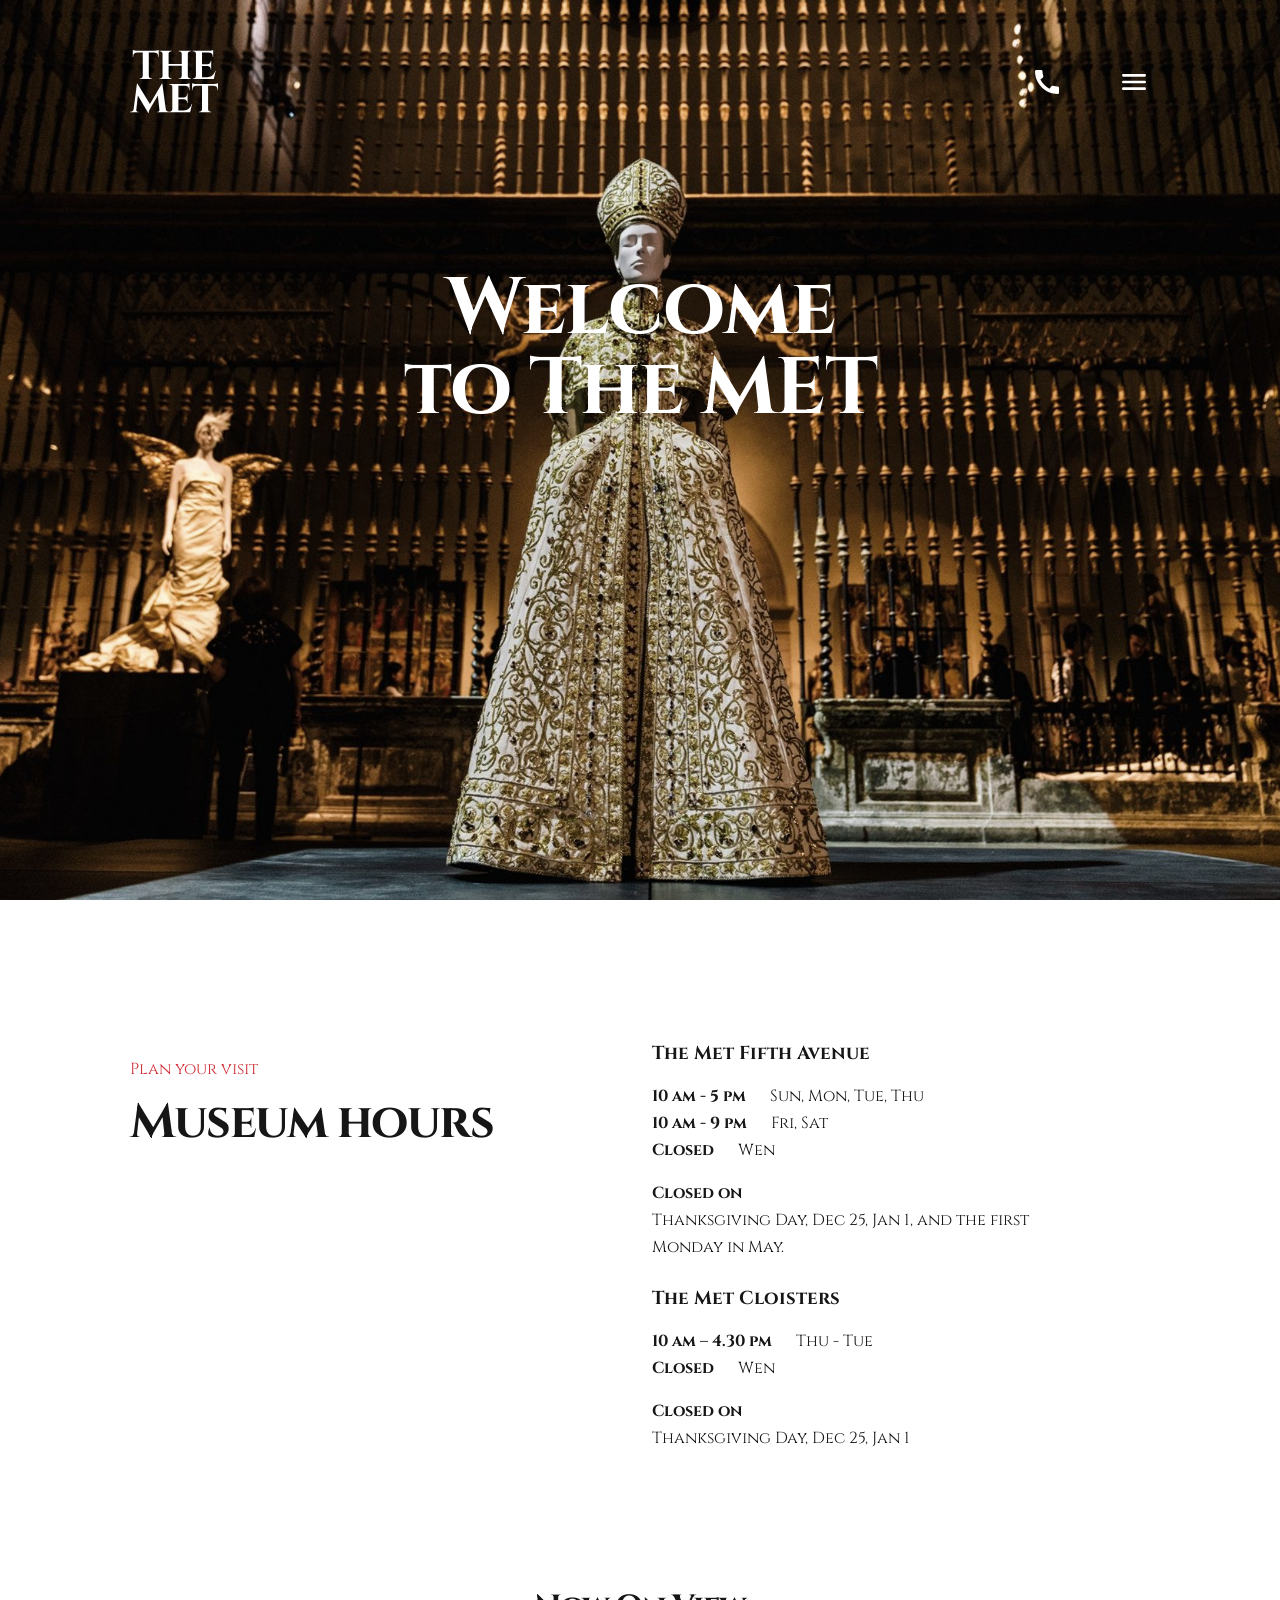
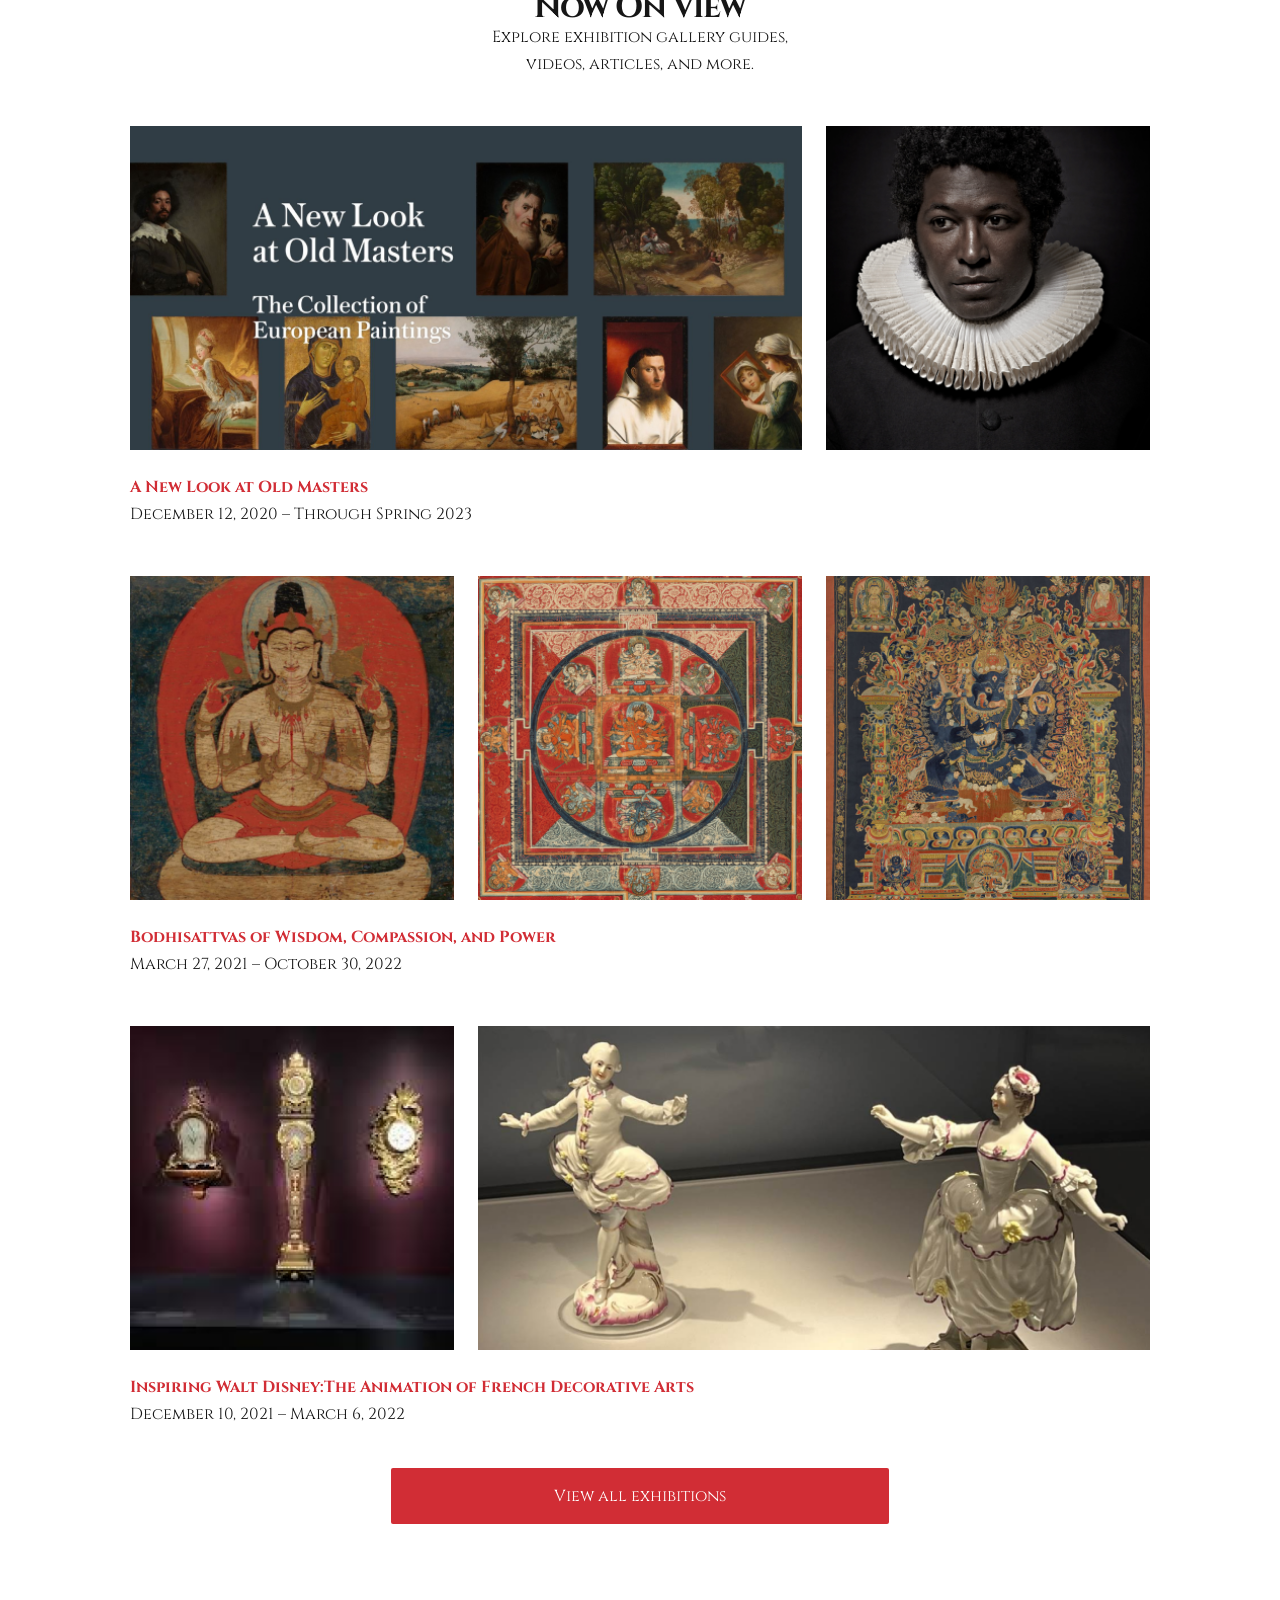
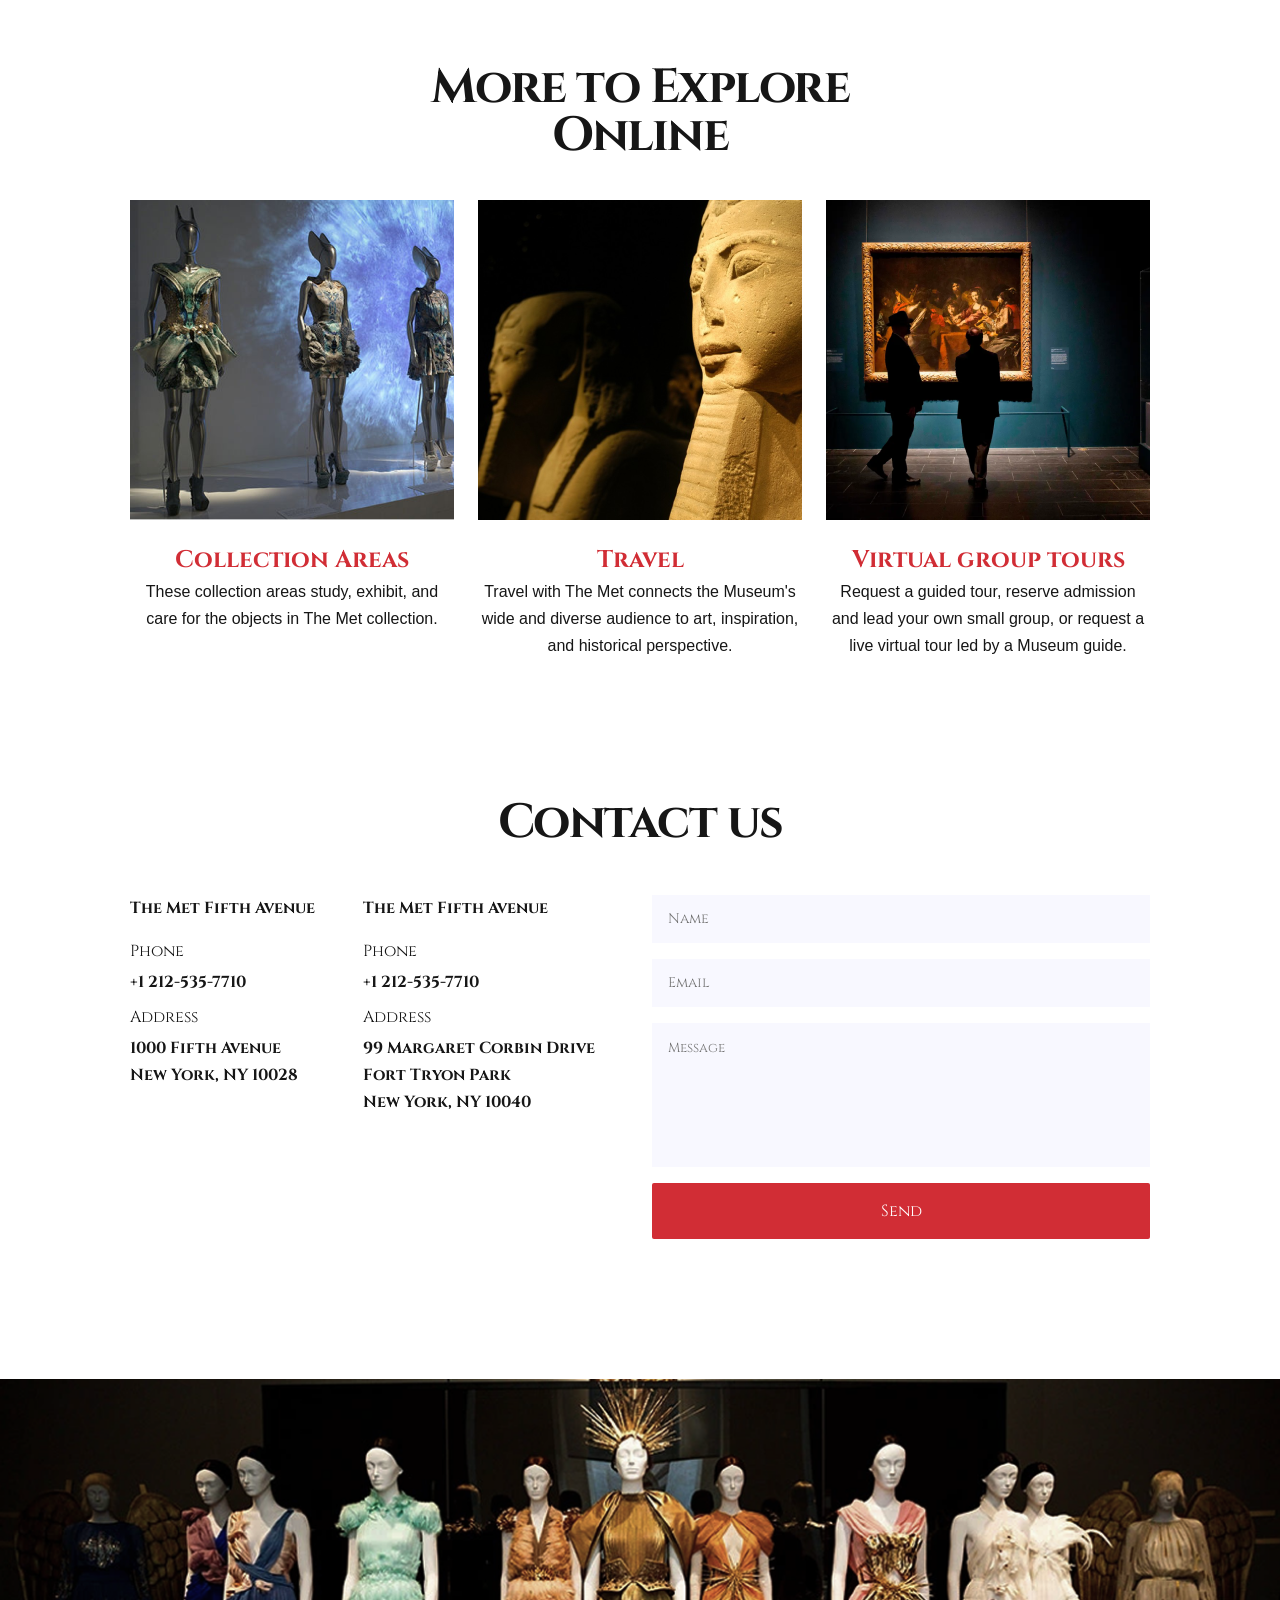
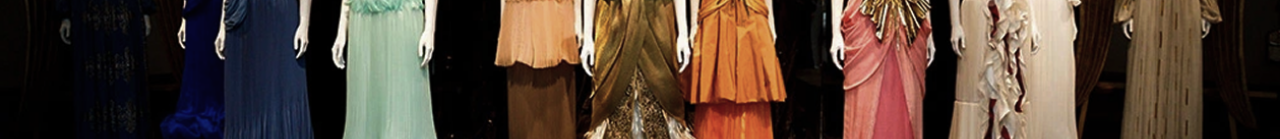
<file: index.html>
<!doctype html><html lang="en" class="page"><head><meta charset="utf-8"><meta name="viewport" content="width=device-width, initial-scale=1.0"><title>THE MET</title><link rel="icon" href="THE%20MET.5a4cd48a.svg"><link rel="stylesheet" href="index.6e78c782.css"><script src="index.cabb280d.js" defer></script></head><body class="page__body">  <header class="header"> <div class="container"> <div class="header__content"> <div class="top-bar"> <a href="#" class="top-bar__logo-link"> <img class="header__logo" src="THE%20MET.5a4cd48a.svg" alt="The Met"> </a> <div class="top-bar__icons"> <div class="phone"> <a href="tel:+12125357710" class="icon icon--phone" tabindex="0"></a> <div class="phone__popup"> <div class="phone__item"> <a href="tel:+12125357710" class="phone__number"> THE MET FIFTHAVENUE <br> +1 212-535-7710 </a> </div> <div class="phone__item"> <a href="tel:+12129233700" class="phone__number"> THE MET CLOISTERS <br> +1 212-923-3700 </a> </div> </div> </div> <a href="#menu" class="icon icon--menu"></a> </div> </div> <div class="header__mid"> <h1 class="header__title"> Welcome <br> to The MET </h1> </div> </div> </div> </header> <aside class="menu page__menu" id="menu"> <div class="container"> <div class="menu__top top-bar"> <a href="#" class="top-bar__logo-link"> <img class="header__logo" src="THE%20MET.5a4cd48a.svg" alt="The Met"> </a> <a href="#" class="icon icon--close"></a> </div> <div class="menu__bottom"> <nav class="menu__nav nav"> <ul class="nav__list"> <li class="nav__item"> <a class="nav__link" href="#"> Home </a> </li> <li class="nav__item"> <a class="nav__link" href="#about-us"> about us </a> </li> <li class="nav__item"> <a class="nav__link" href="#now-on-view"> now on view </a> </li> <li class="nav__item"> <a class="nav__link" href="#explore"> explore online </a> </li> <li class="nav__item"> <a class="nav__link" href="#contacts"> contacts </a> </li> </ul> </nav> <div class="menu__contacts"> <div class="menu__contact"> <div class="menu__contact-title">The Met Fifth Avenue</div> <a href="tel:+1 212-535-7710" class="menu__contact-number"> +1 212-535-7710 </a> </div> <div class="menu__contact"> <div class="menu__contact-title">The Met Cloisters</div> <a href="tel:+1 212-923-3700" class="menu__contact-number"> +1 212-923-3700 </a> </div> </div> <a href="tel:+1 212-923-3700" class="menu__call-to-order"> Call to order </a> </div> </div> </aside>  <main class="main"> <div class="container"> <div class="main__content"> <section class="working-hours" id="about-us"> <div class="working-hours__header"> <p class="working-hours__overline">Plan your visit</p> <h2 class="section-title section-title--align--left"> Museum hours </h2> </div> <div class="working-hours__list"> <article class="location"> <h3 class="location__title">The Met Fifth Avenue</h3> <ul class="location__schedule"> <li class="location__row"> <span class="location__time">10 am - 5 pm</span> <span class="location__days">Sun, Mon, Tue, Thu</span> </li> <li class="location__row"> <span class="location__time">10 am - 9 pm</span> <span class="location__days">Fri, Sat</span> </li> <li class="location__row"> <span class="location__time">Closed</span> <span class="location__days">Wen</span> </li> </ul> <div class="location__schedule location__schedule--vertical"> <div class="location__time">Closed on</div> <div class="location__days"> Thanksgiving Day, Dec 25, Jan 1, and the first Monday in May. </div> </div> </article> <article class="location"> <h3 class="location__title">The Met Cloisters</h3> <ul class="location__schedule"> <li class="location__row"> <span class="location__time">10 am – 4.30 pm</span> <span class="location__days">Thu - Tue</span> </li> <li class="location__row"> <span class="location__time">Closed</span> <span class="location__days">Wen</span> </li> </ul> <div class="location__schedule location__schedule--vertical"> <div class="location__time">Closed on</div> <div class="location__days"> Thanksgiving Day, Dec 25, Jan 1 </div> </div> </article> </div> </section> <section class="now-on-view" id="now-on-view"> <div class="now-on-view__list"> <div class="now-on-view__titles"> <h2 class="now-on-view__title">Now On View</h2> <p class="now-on-view__subtitle"> Explore exhibition gallery guides, videos, articles, and more. </p> </div> <article class="on-view__item"> <div class="on-view__photos"> <a href="#" class="on-view__link on-view__link--wide"> <img src="on-view-section11.28dbdc51.png" alt="on-view-photo1" class="on-view__photo"> </a> <a href="#" class="on-view__link on-view__link--square"> <img src="on-view-section12.c0f77cbb.png" alt="on-view-photo2" class="on-view__photo"> </a> </div> <div class="on-view__content"> <h3 class="on-view__title">A New Look at Old Masters</h3> <p class="on-view__description"> December 12, 2020 – Through Spring 2023 </p> </div> </article> <article class="on-view__item"> <div class="on-view__photos"> <a href="#" class="on-view__link on-view__link--square on-view__link--square--two"> <img src="on-view-section21.e5be1941.png" alt="on-view-photo1" class="on-view__photo"> </a> <a href="#" class="on-view__link on-view__link--square on-view__link--square--two"> <img src="on-view-section22.7f2638a9.png" alt="on-view-photo2" class="on-view__photo"> </a> <a href="#" class="on-view__link on-view__link--square on-view__link--square--hidden"> <img src="on-view-section23.563ec5c4.png" alt="on-view-photo2" class="on-view__photo"> </a> </div> <div class="on-view__content"> <h3 class="on-view__title"> Bodhisattvas of Wisdom, Compassion, and Power </h3> <p class="on-view__description"> March 27, 2021 – October 30, 2022 </p> </div> </article> <article class="on-view__item"> <div class="on-view__photos"> <a href="#" class="on-view__link on-view__link--square"> <img src="on-view-section31.5ce2bc67.png" alt="on-view-photo1" class="on-view__photo"> </a> <a href="#" class="on-view__link on-view__link--wide"> <img src="on-view-section32.e794b2f4.png" alt="on-view-photo2" class="on-view__photo"> </a> </div> <div class="on-view__content"> <h3 class="on-view__title"> Inspiring Walt Disney:The Animation of French Decorative Arts </h3> <p class="on-view__description"> December 10, 2021 – March 6, 2022 </p> </div> </article> </div> <div class="now-on-view__actions"> <button class="button button--primary" type="button"> View all exhibitions </button> </div> </section> <section class="explore" id="explore"> <h2 class="section-title"> More to Explore <br> Online </h2> <div class="explore__list"> <article class="explore__card item"> <img src="explore-1.cd2a63e3.png" alt="explore-1" class="item__photo"> <h3 class="item__title">Collection Areas</h3> <p class="item__description"> These collection areas study, exhibit, and care for the objects in The Met collection. </p> </article> <article class="explore__card item"> <img src="explore-2.ebb713ac.png" alt="explore-2" class="item__photo"> <h3 class="item__title">Travel</h3> <p class="item__description"> Travel with The Met connects the Museum's wide and diverse audience to art, inspiration, and historical perspective. </p> </article> <article class="explore__card item"> <img src="explore-3.733cd62c.png" alt="explore-3" class="item__photo"> <h3 class="item__title">Virtual group tours</h3> <p class="item__description"> Request a guided tour, reserve admission and lead your own small group, or request a live virtual tour led by a Museum guide. </p> </article> </div> </section> <section class="contacts" id="contacts"> <h2 class="contacts__title section-title section-title--diff--margin"> Contact us </h2> <div class="contacts__list"> <div class="contacts__group"> <article class="location-contact"> <h3 class="location-contact__title">The Met Fifth Avenue</h3> <ul class="location-contact__info"> <li class="location-contact__phone-number"> <div class="location-contact__label">Phone</div> <a href="tel:+1 212-535-7710" class="location-contact__number"> +1 212-535-7710 </a> </li> <li class="location-contact__adress"> <div class="location-contact__label">Address</div> <address class="location-contact__description"> <a href="https://www.google.com/maps/place/40%C2%B046'44.6%22N+73%C2%B057'45.4%22W" class="location-contact__link" target="_blank"> 1000 Fifth Avenue <br> New York, NY 10028 </a> </address> </li> </ul> </article> <article class="location-contact"> <h3 class="location-contact__title">The Met Fifth Avenue</h3> <ul class="location-contact__info"> <li class="location-contact__phone-number"> <div class="location-contact__label">Phone</div> <a href="tel:+1 212-535-7710" class="location-contact__number"> +1 212-535-7710 </a> </li> <li class="location-contact__adress"> <div class="location-contact__label">Address</div> <address class="location-contact__description"> <a href="https://www.google.com/maps/place/40%C2%B051'53.2%22N+73%C2%B055'53.7%22W" class="location-contact__link" target="_blank"> 99 Margaret Corbin Drive <br> Fort Tryon Park <br> New York, NY 10040 </a> </address> </li> </ul> </article> </div> <form class="contacts__form" method="post" action="#" onsubmit="this.reset(); return false;"> <div class="contacts__field"> <label for="name" class="contacts__label"></label> <input id="name" type="text" name="name" placeholder="Name" pattern="\w+" class="contacts__input" required> </div> <div class="contacts__field"> <label for="email" class="contacts__label"></label> <input id="email" type="email" name="email" placeholder="Email" class="contacts__input" required> </div> <div class="contacts__field contacts__field--message"> <label for="message" class="contacts__label"></label> <textarea id="message" name="message" placeholder="Message" class="contacts__textarea"></textarea> </div> <button class="button" type="submit"> Send </button> </form> </div> </section> </div> </div> </main> <footer class="footer"></footer> </body></html>
</file>
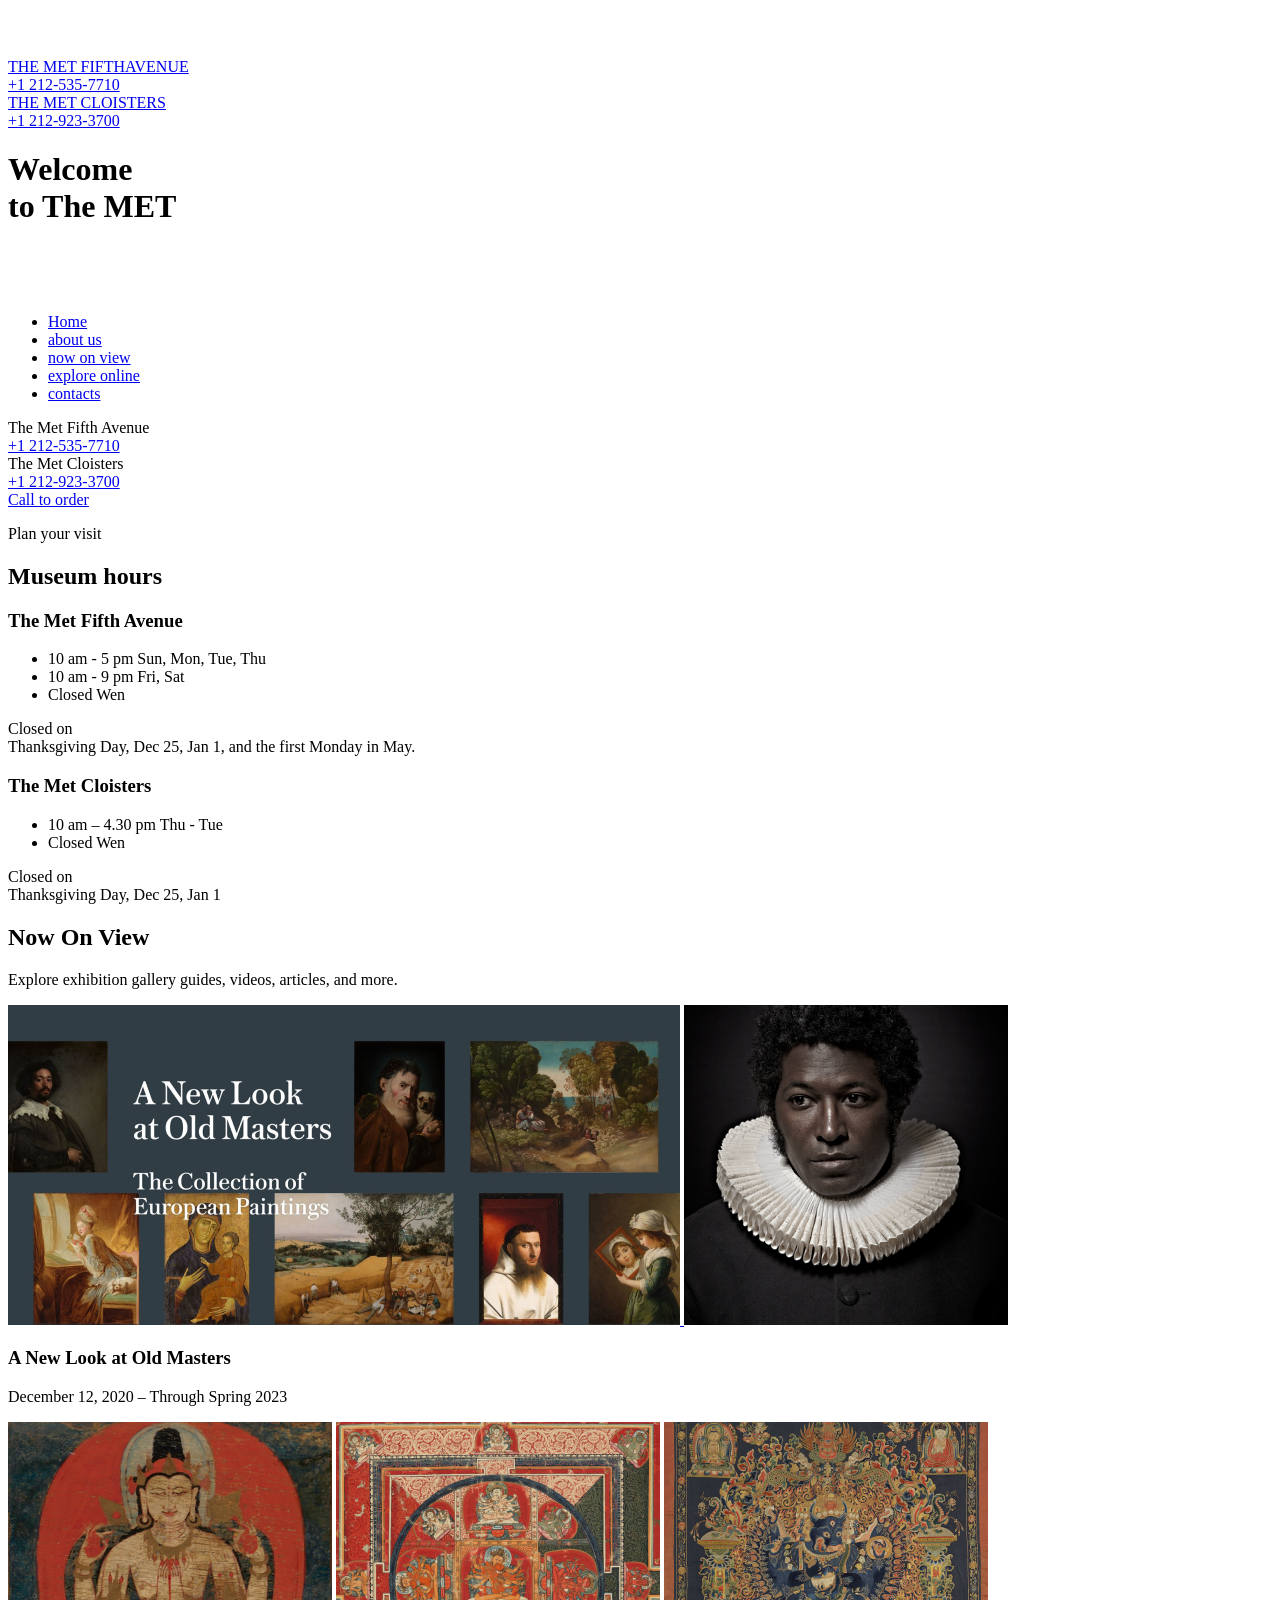
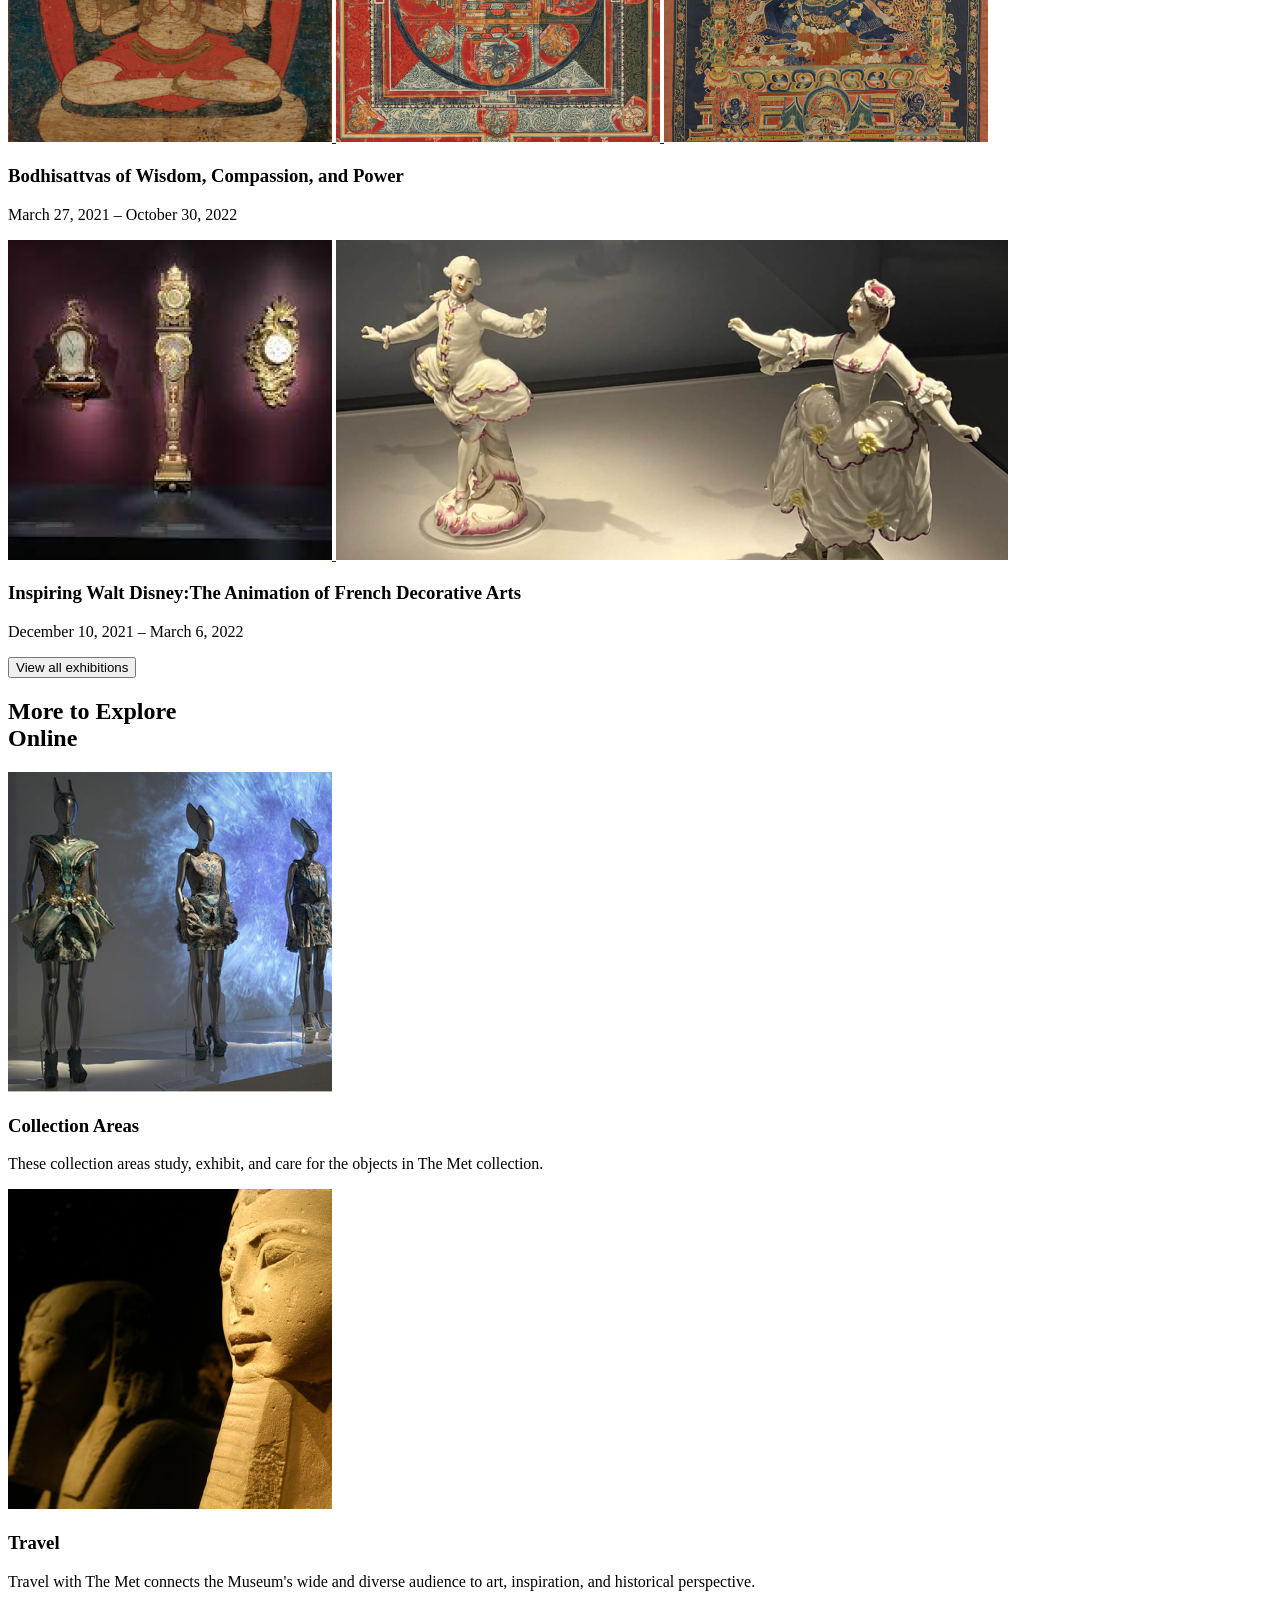
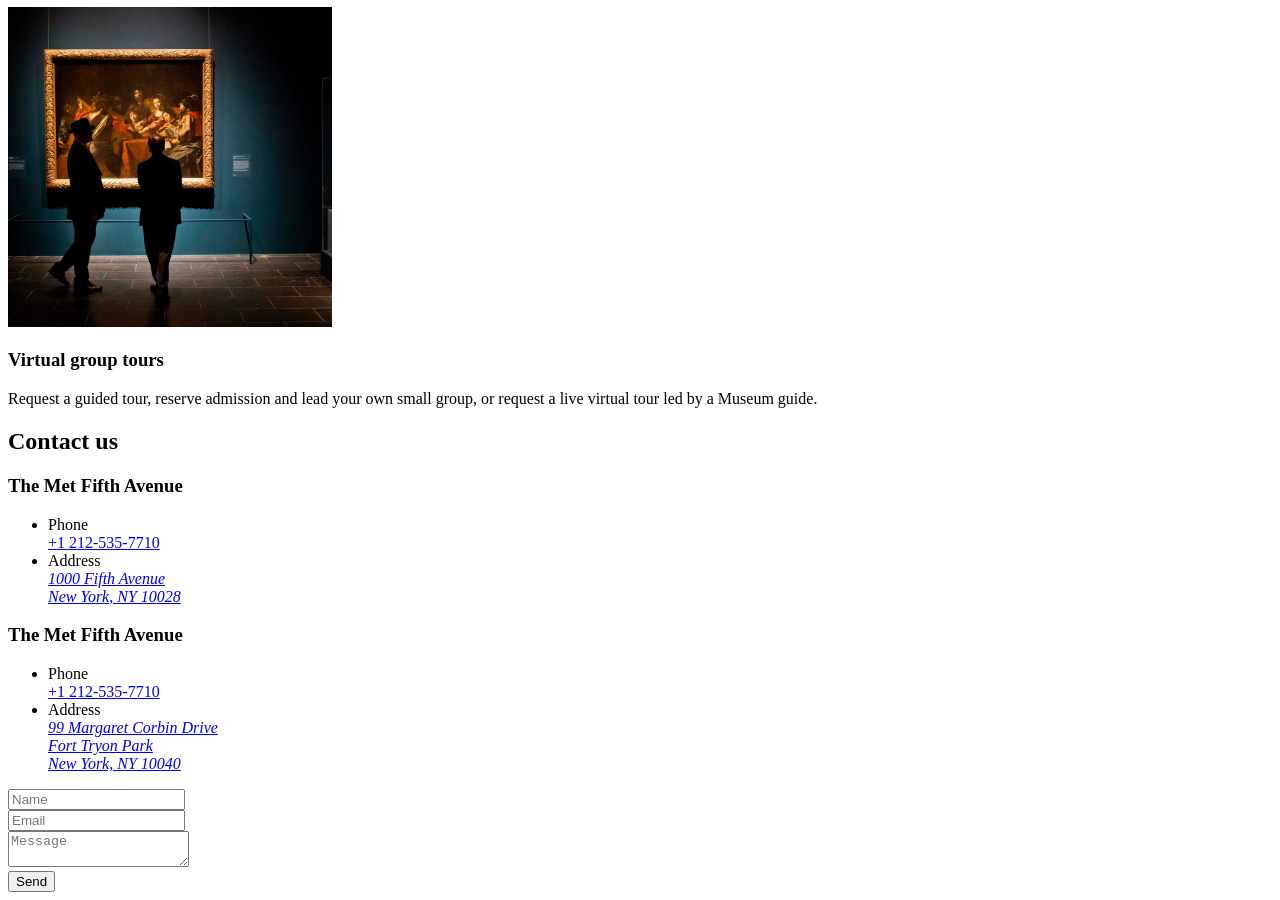
<file: src/index.html>
<!-- #region Html-->
<!doctype html>
<html
  lang="en"
  class="page"
>
  <head>
    <meta charset="UTF-8" />
    <meta
      name="viewport"
      content="width=device-width, initial-scale=1.0"
    />
    <title>THE MET</title>
    <link
      rel="icon"
      href="./images/THE MET.svg"
    />
    <link
      rel="stylesheet"
      href="./styles/style.scss"
    />
    <script
      src="scripts/main.js"
      defer
    ></script>
  </head>

  <!-- #endregion -->

  <body class="page__body">
    <!-- #region header + menu -->
    <header class="header">
      <div class="container">
        <div class="header__content">
          <div class="top-bar">
            <a
              href="#"
              class="top-bar__logo-link"
            >
              <img
                class="header__logo"
                src="/src/images/THE MET.svg"
                alt="The Met"
              />
            </a>
            <div class="top-bar__icons">
              <div class="phone">
                <a
                  href="tel:+12125357710"
                  class="icon icon--phone"
                  tabindex="0"
                ></a>
                <div class="phone__popup">
                  <div class="phone__item">
                    <a
                      href="tel:+12125357710"
                      class="phone__number"
                    >
                      THE MET FIFTHAVENUE
                      <br>
                      +1 212-535-7710
                    </a>
                  </div>
                  <div class="phone__item">
                    <a
                      href="tel:+12129233700"
                      class="phone__number"
                    >
                      THE MET CLOISTERS
                      <br>
                      +1 212-923-3700
                    </a>
                  </div>
                </div>
              </div>

              <a
                href="#menu"
                class="icon icon--menu"
              ></a>
            </div>
          </div>
          <div class="header__mid">
            <h1 class="header__title">
              Welcome
              <br />
              to The MET
            </h1>
          </div>
        </div>
      </div>
    </header>

    <aside
      class="page__menu menu"
      id="menu"
    >
      <div class="container">
        <div class="top-bar menu__top">
          <a
            href="#"
            class="top-bar__logo-link"
          >
            <img
              class="header__logo"
              src="/src/images/THE MET.svg"
              alt="The Met"
            />
          </a>
          <a
            href="#"
            class="icon icon--close"
          ></a>
        </div>
        <div class="menu__bottom">
          <nav class="nav menu__nav">
            <ul class="nav__list">
              <li class="nav__item">
                <a
                  class="nav__link"
                  href="#"
                >
                  Home
                </a>
              </li>
              <li class="nav__item">
                <a
                  class="nav__link"
                  href="#about-us"
                >
                  about us
                </a>
              </li>
              <li class="nav__item">
                <a
                  class="nav__link"
                  href="#now-on-view"
                >
                  now on view
                </a>
              </li>
              <li class="nav__item">
                <a
                  class="nav__link"
                  href="#explore"
                >
                  explore online
                </a>
              </li>
              <li class="nav__item">
                <a
                  class="nav__link"
                  href="#contacts"
                >
                  contacts
                </a>
              </li>
            </ul>
          </nav>
          <div class="menu__contacts">
            <div class="menu__contact">
              <div class="menu__contact-title">The Met Fifth Avenue</div>
              <a
                href="tel:+1 212-535-7710"
                class="menu__contact-number"
              >
                +1 212-535-7710
              </a>
            </div>
            <div class="menu__contact">
              <div class="menu__contact-title">The Met Cloisters</div>
              <a
                href="tel:+1 212-923-3700"
                class="menu__contact-number"
              >
                +1 212-923-3700
              </a>
            </div>
          </div>
          <a
            href="tel:+1 212-923-3700"
            class="menu__call-to-order"
          >
            Call to order
          </a>
        </div>
      </div>
    </aside>

    <!-- #endregion header + menu -->

    <main class="main">
      <div class="container">
        <div class="main__content">
          <section
            class="working-hours"
            id="about-us"
          >
            <div class="working-hours__header">
              <p class="working-hours__overline">Plan your visit</p>
              <h2 class="section-title section-title--align--left">
                Museum hours
              </h2>
            </div>

            <div class="working-hours__list">
              <article class="location">
                <h3 class="location__title">The Met Fifth Avenue</h3>
                <ul class="location__schedule">
                  <li class="location__row">
                    <span class="location__time">10 am - 5 pm</span>
                    <span class="location__days">Sun, Mon, Tue, Thu</span>
                  </li>

                  <li class="location__row">
                    <span class="location__time">10 am - 9 pm</span>
                    <span class="location__days">Fri, Sat</span>
                  </li>

                  <li class="location__row">
                    <span class="location__time">Closed</span>
                    <span class="location__days">Wen</span>
                  </li>
                </ul>
                <div class="location__schedule location__schedule--vertical">
                  <div class="location__time">Closed on</div>
                  <div class="location__days">
                    Thanksgiving Day, Dec 25, Jan 1, and the first Monday in
                    May.
                  </div>
                </div>
              </article>

              <article class="location">
                <h3 class="location__title">The Met Cloisters</h3>
                <ul class="location__schedule">
                  <li class="location__row">
                    <span class="location__time">10 am – 4.30 pm</span>
                    <span class="location__days">Thu - Tue</span>
                  </li>
                  <li class="location__row">
                    <span class="location__time">Closed</span>
                    <span class="location__days">Wen</span>
                  </li>
                </ul>
                <div class="location__schedule location__schedule--vertical">
                  <div class="location__time">Closed on</div>
                  <div class="location__days">
                    Thanksgiving Day, Dec 25, Jan 1
                  </div>
                </div>
              </article>
            </div>
          </section>

          <section
            class="now-on-view"
            id="now-on-view"
          >
            <div class="now-on-view__list">
              <div class="now-on-view__titles">
                <h2 class="now-on-view__title">Now On View</h2>
                <p class="now-on-view__subtitle">
                  Explore exhibition gallery guides, videos, articles, and more.
                </p>
              </div>
              <article class="on-view__item">
                <div class="on-view__photos">
                  <a
                    href="#"
                    class="on-view__link on-view__link--wide"
                  >
                    <img
                      src="./images/on-view/on-view-section11.png"
                      alt="on-view-photo1"
                      class="on-view__photo"
                    />
                  </a>
                  <a
                    href="#"
                    class="on-view__link on-view__link--square"
                  >
                    <img
                      src="./images/on-view/on-view-section12.png"
                      alt="on-view-photo2"
                      class="on-view__photo"
                    />
                  </a>
                </div>

                <div class="on-view__content">
                  <h3 class="on-view__title">A New Look at Old Masters</h3>
                  <p class="on-view__description">
                    December 12, 2020 – Through Spring 2023
                  </p>
                </div>
              </article>

              <article class="on-view__item">
                <div class="on-view__photos">
                  <a
                    href="#"
                    class="on-view__link on-view__link--square on-view__link--square--two"
                  >
                    <img
                      src="./images/on-view/on-view-section21.png"
                      alt="on-view-photo1"
                      class="on-view__photo"
                    />
                  </a>
                  <a
                    href="#"
                    class="on-view__link on-view__link--square on-view__link--square--two"
                  >
                    <img
                      src="./images/on-view/on-view-section22.png"
                      alt="on-view-photo2"
                      class="on-view__photo"
                    />
                  </a>
                  <a
                    href="#"
                    class="on-view__link on-view__link--square on-view__link--square--hidden"
                  >
                    <img
                      src="./images/on-view/on-view-section23.png"
                      alt="on-view-photo2"
                      class="on-view__photo"
                    />
                  </a>
                </div>

                <div class="on-view__content">
                  <h3 class="on-view__title">
                    Bodhisattvas of Wisdom, Compassion, and Power
                  </h3>
                  <p class="on-view__description">
                    March 27, 2021 – October 30, 2022
                  </p>
                </div>
              </article>

              <article class="on-view__item">
                <div class="on-view__photos">
                  <a
                    href="#"
                    class="on-view__link on-view__link--square"
                  >
                    <img
                      src="./images/on-view/on-view-section31.png"
                      alt="on-view-photo1"
                      class="on-view__photo"
                    />
                  </a>
                  <a
                    href="#"
                    class="on-view__link on-view__link--wide"
                  >
                    <img
                      src="./images/on-view/on-view-section32.png"
                      alt="on-view-photo2"
                      class="on-view__photo"
                    />
                  </a>
                </div>

                <div class="on-view__content">
                  <h3 class="on-view__title">
                    Inspiring Walt Disney:The Animation of French Decorative
                    Arts
                  </h3>
                  <p class="on-view__description">
                    December 10, 2021 – March 6, 2022
                  </p>
                </div>
              </article>
            </div>

            <div class="now-on-view__actions">
              <button
                class="button button--primary"
                type="button"
              >
                View all exhibitions
              </button>
            </div>
          </section>

          <section
            class="explore"
            id="explore"
          >
            <h2 class="section-title">
              More to Explore
              <br />
              Online
            </h2>
            <div class="explore__list">
              <article class="item explore__card">
                <img
                  src="./images/explore/explore-1.png"
                  alt="explore-1"
                  class="item__photo"
                />
                <h3 class="item__title">Collection Areas</h3>
                <p class="item__description">
                  These collection areas study, exhibit, and care for the
                  objects in The Met collection.
                </p>
              </article>

              <article class="item explore__card">
                <img
                  src="./images/explore/explore-2.png"
                  alt="explore-2"
                  class="item__photo"
                />
                <h3 class="item__title">Travel</h3>
                <p class="item__description">
                  Travel with The Met connects the Museum's wide and diverse
                  audience to art, inspiration, and historical perspective.
                </p>
              </article>

              <article class="item explore__card">
                <img
                  src="./images/explore/explore-3.png"
                  alt="explore-3"
                  class="item__photo"
                />
                <h3 class="item__title">Virtual group tours</h3>
                <p class="item__description">
                  Request a guided tour, reserve admission and lead your own
                  small group, or request a live virtual tour led by a Museum
                  guide.
                </p>
              </article>
            </div>
          </section>

          <section
            class="contacts"
            id="contacts"
          >
            <h2
              class="contacts__title section-title section-title--diff--margin"
            >
              Contact us
            </h2>

            <div class="contacts__list">
              <div class="contacts__group">
                <article class="location-contact">
                  <h3 class="location-contact__title">The Met Fifth Avenue</h3>
                  <ul class="location-contact__info">
                    <li class="location-contact__phone-number">
                      <div class="location-contact__label">Phone</div>
                      <a
                        href="tel:+1 212-535-7710"
                        class="location-contact__number"
                      >
                        +1 212-535-7710
                      </a>
                    </li>
                    <li class="location-contact__adress">
                      <div class="location-contact__label">Address</div>
                      <address class="location-contact__description">
                        <a
                          href="https://www.google.com/maps/place/40%C2%B046'44.6%22N+73%C2%B057'45.4%22W"
                          class="location-contact__link"
                          target="_blank"
                        >
                          1000 Fifth Avenue
                          <br />
                          New York, NY 10028
                        </a>
                      </address>
                    </li>
                  </ul>
                </article>
                <article class="location-contact">
                  <h3 class="location-contact__title">The Met Fifth Avenue</h3>
                  <ul class="location-contact__info">
                    <li class="location-contact__phone-number">
                      <div class="location-contact__label">Phone</div>
                      <a
                        href="tel:+1 212-535-7710"
                        class="location-contact__number"
                      >
                        +1 212-535-7710
                      </a>
                    </li>
                    <li class="location-contact__adress">
                      <div class="location-contact__label">Address</div>
                      <address class="location-contact__description">
                        <a
                          href="https://www.google.com/maps/place/40%C2%B051'53.2%22N+73%C2%B055'53.7%22W"
                          class="location-contact__link"
                          target="_blank"
                        >
                          99 Margaret Corbin Drive
                          <br />
                          Fort Tryon Park
                          <br />
                          New York, NY 10040
                        </a>
                      </address>
                    </li>
                  </ul>
                </article>
              </div>

              <form
                class="contacts__form"
                method="post"
                action="#"
                onsubmit="this.reset(); return false;"
              >
                <div class="contacts__field">
                  <label
                    for="name"
                    class="contacts__label"
                  ></label>
                  <input
                    id="name"
                    type="text"
                    name="name"
                    placeholder="Name"
                    pattern="\w+"
                    class="contacts__input"
                    required
                  />
                </div>
                <div class="contacts__field">
                  <label
                    for="email"
                    class="contacts__label"
                  ></label>
                  <input
                    id="email"
                    type="email"
                    name="email"
                    placeholder="Email"
                    class="contacts__input"
                    required
                  />
                </div>
                <div class="contacts__field contacts__field--message">
                  <label
                    for="message"
                    class="contacts__label"
                  ></label>
                  <textarea
                    id="message"
                    name="message"
                    placeholder="Message"
                    class="contacts__textarea"
                  ></textarea>
                </div>
                <button
                  class="button"
                  type="submit"
                >
                  Send
                </button>
              </form>
            </div>
          </section>
        </div>
      </div>
    </main>

    <footer class="footer"></footer>
  </body>
</html>
</file>
<file: index.6e78c782.css>
.container{padding-left:20px;padding-right:20px}@media (min-width:576px){.container{padding-left:72px;padding-right:72px}}@media (min-width:1020px){.container{max-width:1020px;margin-left:auto;margin-right:auto;padding-left:120px;padding-right:120px}}@font-face{font-family:Cinzel;src:url(Cinzel-Regular.0116b346.ttf)}@font-face{font-family:Cinzel;src:url(Cinzel-Bold.96b82030.ttf);font-weight:700}.phone{position:relative}.phone__popup{text-align:right;color:#fff;z-index:1;opacity:0;visibility:hidden;-ms-flex-direction:column;flex-direction:column;gap:10px;min-width:201px;transition:opacity .3s,transform .3s,visibility 0s linear .3s;display:-ms-flexbox;display:flex;position:absolute;top:40px;left:-190px;transform:translateY(-10px)}@media (min-width:576px){.phone__popup{top:-40px;left:-216px;transform:translate(10px)}}.phone__item{justify-content:right;font-size:14px;display:-ms-flexbox;display:flex}@media (min-width:576px){.phone__item{font-size:16px}}.phone__number{text-align:right;color:#fff;text-decoration:none}.phone:hover .phone__popup{opacity:1;visibility:visible;transition:opacity .3s,visibility 0s linear .3s;transform:translate(0)}.phone:focus-within .phone__popup{opacity:1;visibility:visible;transform:translateY(0)}.footer{z-index:-1;background-image:url(the-met-footer.f866830a.png);background-position:50%;background-size:cover;height:180px;position:sticky}@media (min-width:576px){.footer{height:360px}}.location-contact__info{-ms-flex-direction:column;flex-direction:column;gap:8px;margin:0;padding:0;list-style:none;display:-ms-flexbox;display:flex}.location-contact__title{margin:0 0 16px;font-size:16px}.location-contact__number{color:#161616;font-size:16px;font-weight:700;line-height:27px;text-decoration:none}.location-contact__description{font-style:normal;font-weight:700}.location-contact__label{margin-bottom:4px}.location-contact__link{color:#161616;text-decoration:none}.contacts__list{--columns:2;grid-template-columns:repeat(var(--columns),1fr);gap:48px;display:grid}@media (min-width:576px){.contacts__list{--columns:6;column-gap:24px}}@media (min-width:1020px){.contacts__list{--columns:12}}.contacts__title{grid-column:1/-1}.contacts__group{-ms-flex-direction:column;flex-direction:column;grid-column:1/-1;gap:48px;display:-ms-flexbox;display:flex}@media (min-width:576px){.contacts__group{grid-column:span 3}}@media (min-width:1020px){.contacts__group{-ms-flex-direction:row;flex-direction:row;grid-column:span 6}}.contacts__form{-ms-flex-direction:column;flex-direction:column;grid-column:1/-1;gap:16px;display:-ms-flexbox;display:flex}@media (min-width:576px){.contacts__form{grid-column:span 3}}@media (min-width:1020px){.contacts__form{grid-column:span 6}}.contacts__field{height:48px;position:relative}.contacts__field--message{height:144px}.contacts__label{pointer-events:none;transition:opacity .2s;position:absolute;top:11px;left:16px}.contacts__label:hover{color:transparent}.contacts__input{box-sizing:border-box;color:#7e7e83;background-color:#f8f8ff;border:none;outline:none;width:100%;height:100%;padding:16px;font-family:Cinzel,sans-serif;font-size:14px}.contacts__input:hover::placeholder{color:#161616}.contacts__input:hover::placeholder{color:#161616}.contacts__input:focus::placeholder{opacity:0;border:1px solid #161616}.contacts__input:focus::placeholder{opacity:0;border:1px solid #161616}.contacts__input:focus{color:#161616;border:1px solid #161616}.contacts__textarea{box-sizing:border-box;resize:none;background-color:#f8f8ff;border:none;outline:none;width:100%;height:100%;padding:16px;font-family:Cinzel,sans-serif}.contacts__textarea:focus::placeholder{opacity:0}.contacts__textarea:focus::placeholder{opacity:0}.contacts__textarea:focus{border:1px solid #161616}.contacts__textarea:hover::placeholder{color:#161616}.contacts__textarea:hover::placeholder{color:#161616}.location__title{margin:0 0 16px}.location__row{gap:24px;list-style-type:none;display:-ms-flexbox;display:flex}.location__schedule{margin:0;padding:0;text-decoration:none}.location__schedule--vertical{-ms-flex-direction:column;flex-direction:column;gap:0;margin-top:16px}.location__time{font-weight:700}.working-hours{--columns:2;grid-template-columns:repeat(var(--columns),1fr);column-gap:20px;display:grid}@media (min-width:576px){.working-hours{--columns:6;column-gap:24px}}@media (min-width:1020px){.working-hours{--columns:12}}.working-hours__header{grid-column:1/-1}@media (min-width:576px){.working-hours__header{grid-column:span 3}}@media (min-width:1020px){.working-hours__header{grid-column:span 6}}.working-hours__list{-ms-flex-direction:column;flex-direction:column;grid-column:1/-1;gap:24px;display:-ms-flexbox;display:flex}@media (min-width:576px){.working-hours__list{grid-column:span 3}}@media (min-width:1020px){.working-hours__list{grid-column:span 5}}.working-hours__overline{color:#d12d35}.button{color:#fff;cursor:pointer;background-color:#d12d35;border:none;border-radius:2px;height:56px;font-family:Cinzel,sans-serif;font-size:16px;transition:transform .3s}.button--primary{grid-column:1/-1}@media (min-width:576px){.button--primary{grid-column:2/-2}}@media (min-width:1020px){.button--primary{grid-column:4/-4}}.button:hover{background-color:#ae1c23;transform:scale(1.05)}.button:active{background-color:#eb343d}.item{text-align:center}.item__photo{object-fit:cover;width:100%;margin-bottom:24px;transition:transform .3s;display:block}.item__photo:hover{transform:scale(1.1)}.item__title{color:#d12d35;margin:0;font-size:24px;font-weight:700;line-height:140%}.item__description{letter-spacing:0;margin:0;font-family:Roboto,sans-serif;font-size:16px;font-weight:400;line-height:27px}.now-on-view__list{row-gap:48px;display:grid}.now-on-view__titles{--columns:2;grid-template-columns:repeat(var(--columns),1fr);text-align:center;column-gap:20px;display:grid}@media (min-width:576px){.now-on-view__titles{--columns:6;column-gap:24px}}@media (min-width:1020px){.now-on-view__titles{--columns:12}}.now-on-view__title{letter-spacing:-1.5px;grid-column:1/-1;margin:0;font-size:32px;font-weight:700;line-height:32px}@media (min-width:576px){.now-on-view__title{grid-column:2/-2}}@media (min-width:1020px){.now-on-view__title{grid-column:5/-5}}.now-on-view__subtitle{grid-column:1/-1;margin:0;font-size:16px;font-weight:400;line-height:27px}@media (min-width:576px){.now-on-view__subtitle{grid-column:2/-2}}@media (min-width:1020px){.now-on-view__subtitle{grid-column:5/-5}}.now-on-view__actions{--columns:2;grid-template-columns:repeat(var(--columns),1fr);column-gap:20px;margin-top:40px;display:grid}@media (min-width:576px){.now-on-view__actions{--columns:6;column-gap:24px}}@media (min-width:1020px){.now-on-view__actions{--columns:12}}.on-view__photos{--columns:2;grid-template-columns:repeat(var(--columns),1fr);column-gap:20px;display:grid}@media (min-width:576px){.on-view__photos{--columns:6;column-gap:24px}}@media (min-width:1020px){.on-view__photos{--columns:12}}.on-view__link{position:relative}@media (min-width:576px){.on-view__link--wide{grid-column:span 4}}@media (min-width:1020px){.on-view__link--wide{grid-column:span 8}}.on-view__link--square{height:0;padding-bottom:100%}@media (min-width:576px){.on-view__link--square{grid-column:span 2}}@media (min-width:1020px){.on-view__link--square{grid-column:span 4}}@media (min-width:576px){.on-view__link--square--two{grid-column:span 3}}@media (min-width:1020px){.on-view__link--square--two{grid-column:span 4}}.on-view__link--square--hidden{display:none}@media (min-width:1020px){.on-view__link--square--hidden{display:block}}.on-view__photo{object-fit:cover;width:100%;height:100%;margin-bottom:24px;transition:transform .3s;position:absolute}.on-view__photo:hover{transform:scale(1.05)}.on-view__content{margin-top:24px}.on-view__title{letter-spacing:0;color:#d12d35;margin:0;font-size:16px;font-weight:700;line-height:27px}.on-view__description{letter-spacing:0;margin:0;font-size:16px;font-weight:400;line-height:27px}.explore__list{--columns:2;grid-template-columns:repeat(var(--columns),1fr);column-gap:20px;display:grid}@media (min-width:576px){.explore__list{--columns:6;column-gap:24px}}@media (min-width:1020px){.explore__list{--columns:12}}.explore__card{grid-column:1/-1}@media (min-width:576px){.explore__card{grid-column:2/-2}}@media (min-width:1020px){.explore__card{grid-column:span 4}}.main{background-color:#fff}.main__content{row-gap:100px;padding-top:100px;padding-bottom:100px;display:grid}@media (min-width:576px){.main__content{row-gap:140px;padding-top:140px;padding-bottom:140px}}.section-title{letter-spacing:-1.5px;text-align:center;color:#161616;margin:0 0 40px;font-size:32px;font-weight:700;line-height:32px}@media (min-width:576px){.section-title{font-size:48px;line-height:48px}}@media (min-width:1020px){.section-title{font-size:48px;line-height:48px}}.section-title--align--left{text-align:left;margin-bottom:32px}.section-title--diff--margin{margin-bottom:48px}.header{filter:saturate(75%);background-image:url(the-met-background.a74fc6a9.png);background-position:50%;background-size:cover}.header__title{color:#fff;text-align:center;letter-spacing:-1.5px;margin:129px 0 0;font-size:40px;line-height:40px}@media (min-width:576px){.header__title{margin-top:141px;font-size:64px;line-height:64px}}@media (min-width:1020px){.header__title{margin-top:141px;font-size:80px;line-height:80px}}.header__content{-ms-flex-direction:column;flex-direction:column;height:100vh;display:-ms-flexbox;display:flex}.header__logo{width:64px;height:auto;transition:transform .3s}@media (min-width:576px){.header__logo{width:88px}}.header__logo:hover{transform:scale(1.2)}.page{color:#161616;scroll-behavior:smooth;font-family:Cinzel,sans-serif;font-size:16px;line-height:27px}.page:has(.page__menu:target){overflow:hidden}.page__body{min-width:320px;margin:0}.page__menu{opacity:0;pointer-events:none;transition:all .3s;position:fixed;top:0;left:0;right:0;transform:translate(-100%)}.page__menu:target{opacity:1;pointer-events:all;transform:translate(0)}.top-bar{-ms-flex-pack:justify;justify-content:space-between;-ms-flex-align:center;align-items:center;margin:0;padding-top:25px;padding-bottom:15px;display:-ms-flexbox;display:flex}@media (min-width:576px){.top-bar{padding-top:50px}}.top-bar__icons{gap:24px;display:-ms-flexbox;display:flex}@media (min-width:576px){.top-bar__icons{gap:55px}}.top-bar__logo-link{margin:0;display:-ms-flexbox;display:flex}.icon{background-position:50%;background-repeat:no-repeat;width:24px;height:24px;transition:transform .3s;display:block}.icon:hover{transform:scale(1.2)}@media (min-width:576px){.icon{width:32px;height:32px}}.icon--phone{background-image:url(icon-phone.cfe9772a.svg)}.icon--menu{background-image:url(icon-burger.5dca033e.svg);transition:all .3s}.icon--menu:hover{background-image:url(icon-burger-hover.fd4b4010.svg)}.icon--close{background-image:url(icon-close.6b390798.svg)}.menu{box-sizing:border-box;text-transform:uppercase;background-color:#d12d35;height:100vh;font-weight:700;overflow:auto}.menu__nav{margin-bottom:16px}.menu__top{z-index:1;background-color:#d12d35;position:sticky;top:0}.menu__contacts{-ms-flex-direction:column;flex-direction:column;gap:8px;display:-ms-flexbox;display:flex}.menu__contact-title{color:#fff;font-size:16px;line-height:27px}.menu__contact-number{color:#fff;font-size:inherit;width:-moz-fit-content;width:fit-content;text-decoration:none;display:block;position:relative}.menu__contact-number:after{content:"";transform-origin:0;background-color:#fff;width:100%;height:1px;transition:transform .3s;display:block;position:absolute;bottom:-4px;transform:scale(0)}.menu__contact-number:hover:after{transform:scale(1)}.menu__call-to-order{color:#fff;letter-spacing:2px;width:-moz-fit-content;width:fit-content;margin-top:16px;font-size:12px;line-height:16px;text-decoration:none;display:block;position:relative}.menu__call-to-order:after{content:"";transform-origin:0;background-color:#fff;width:100%;height:1px;transition:transform .3s;display:block;position:absolute;bottom:-8px;transform:scale(0)}.menu__call-to-order:hover:after{transform:scale(1)}.nav__link{color:#fff;letter-spacing:2px;font-size:22px;line-height:22px;text-decoration:none;position:relative}@media (min-width:576px){.nav__link{font-size:28px;line-height:28px}}.nav__link:after{content:"";transform-origin:0;background-color:#fff;width:100%;height:1px;transition:transform .3s;display:block;position:absolute;bottom:-8px;transform:scale(0)}.nav__link:hover:after{transform:scale(1)}.nav__list{-ms-flex-direction:column;flex-direction:column;gap:32px;margin:25px 0 0;padding:0;list-style:none;display:-ms-flexbox;display:flex}@media (min-width:576px){.nav__list{margin-top:50px}}
/*# sourceMappingURL=index.6e78c782.css.map */
</file>
